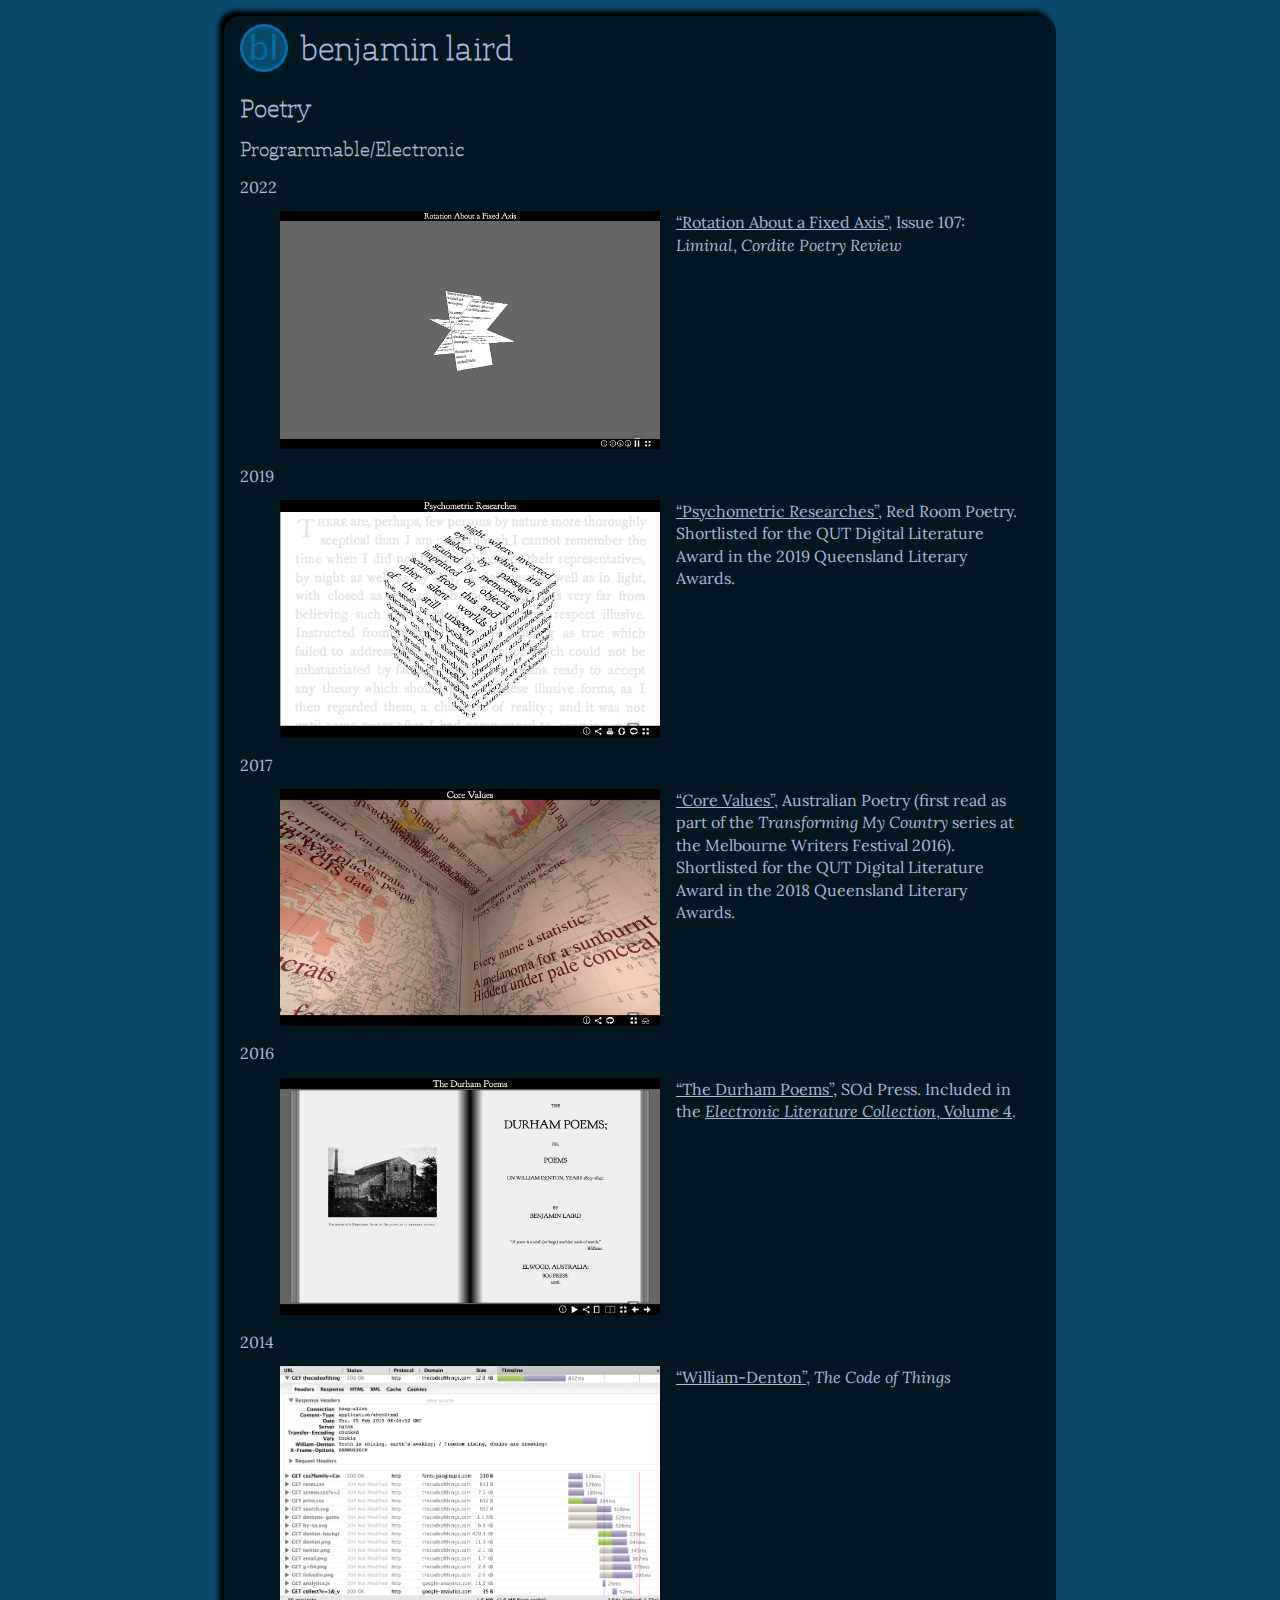
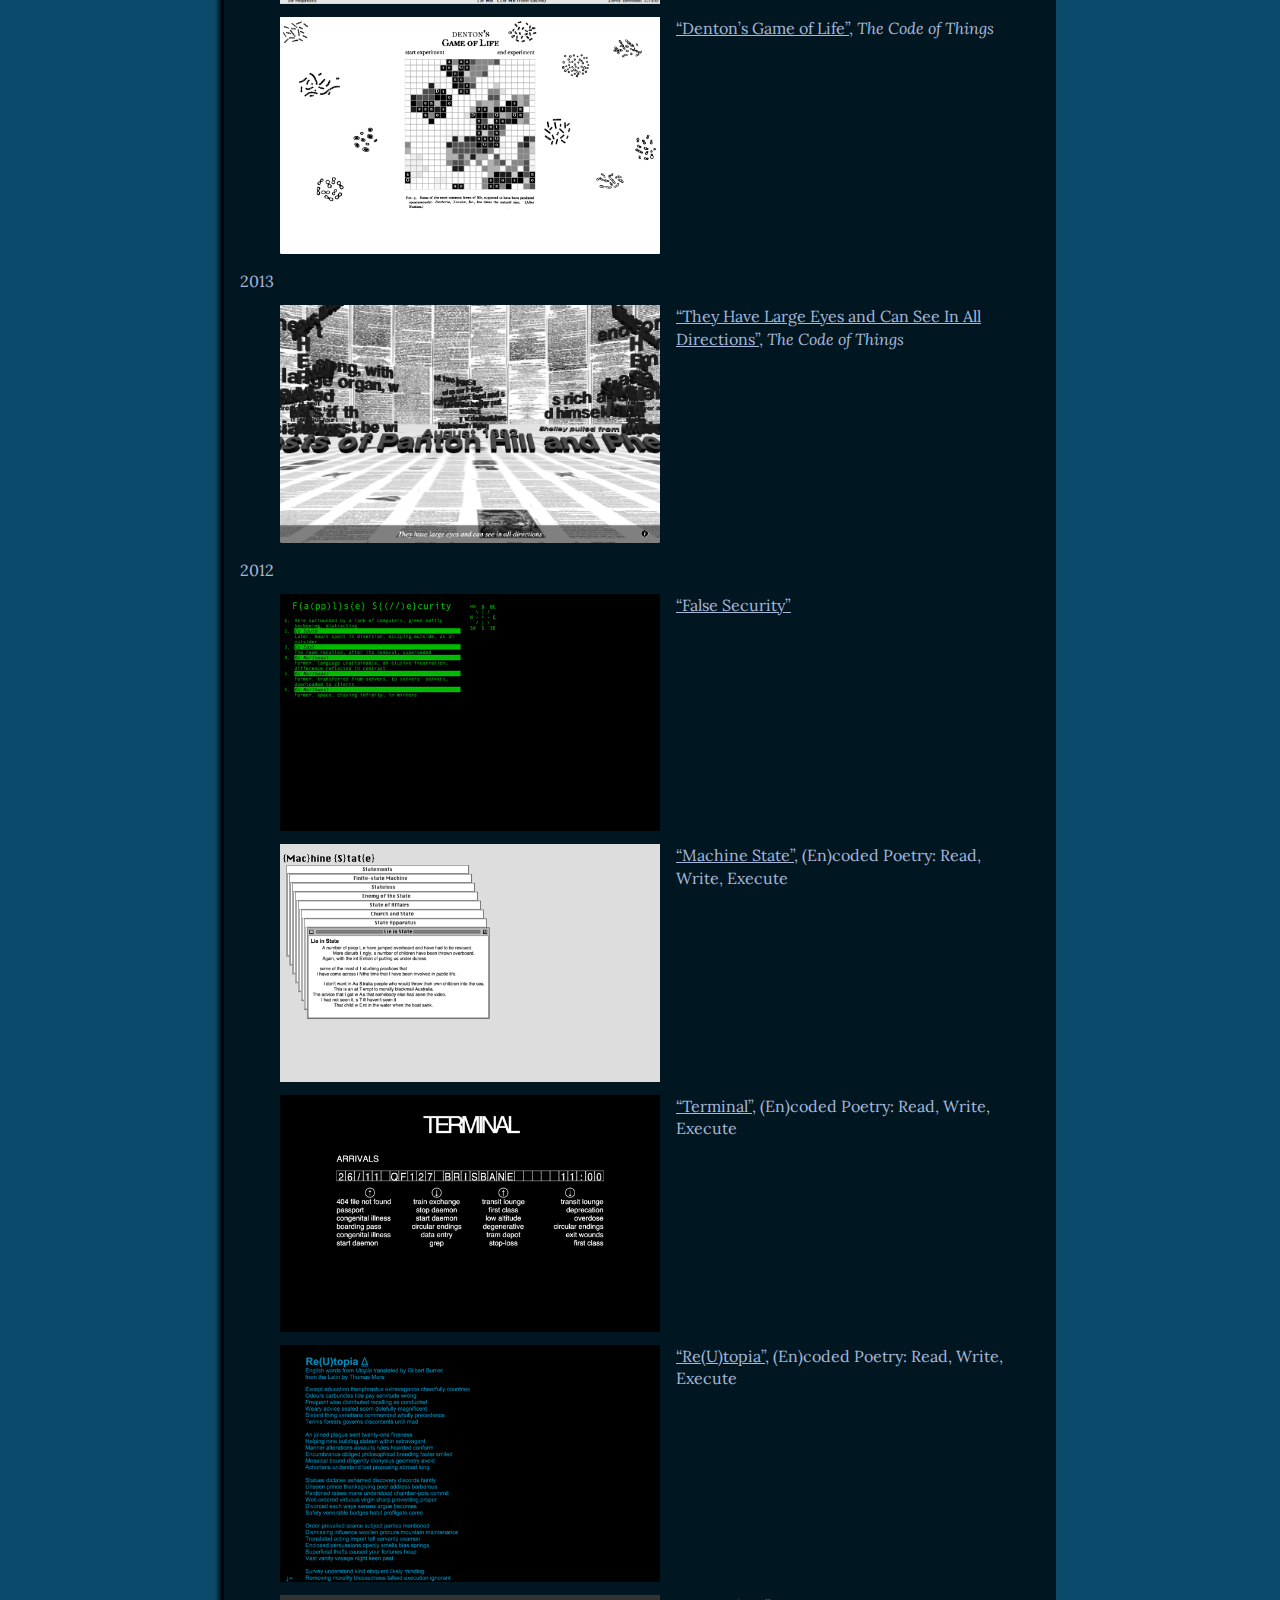
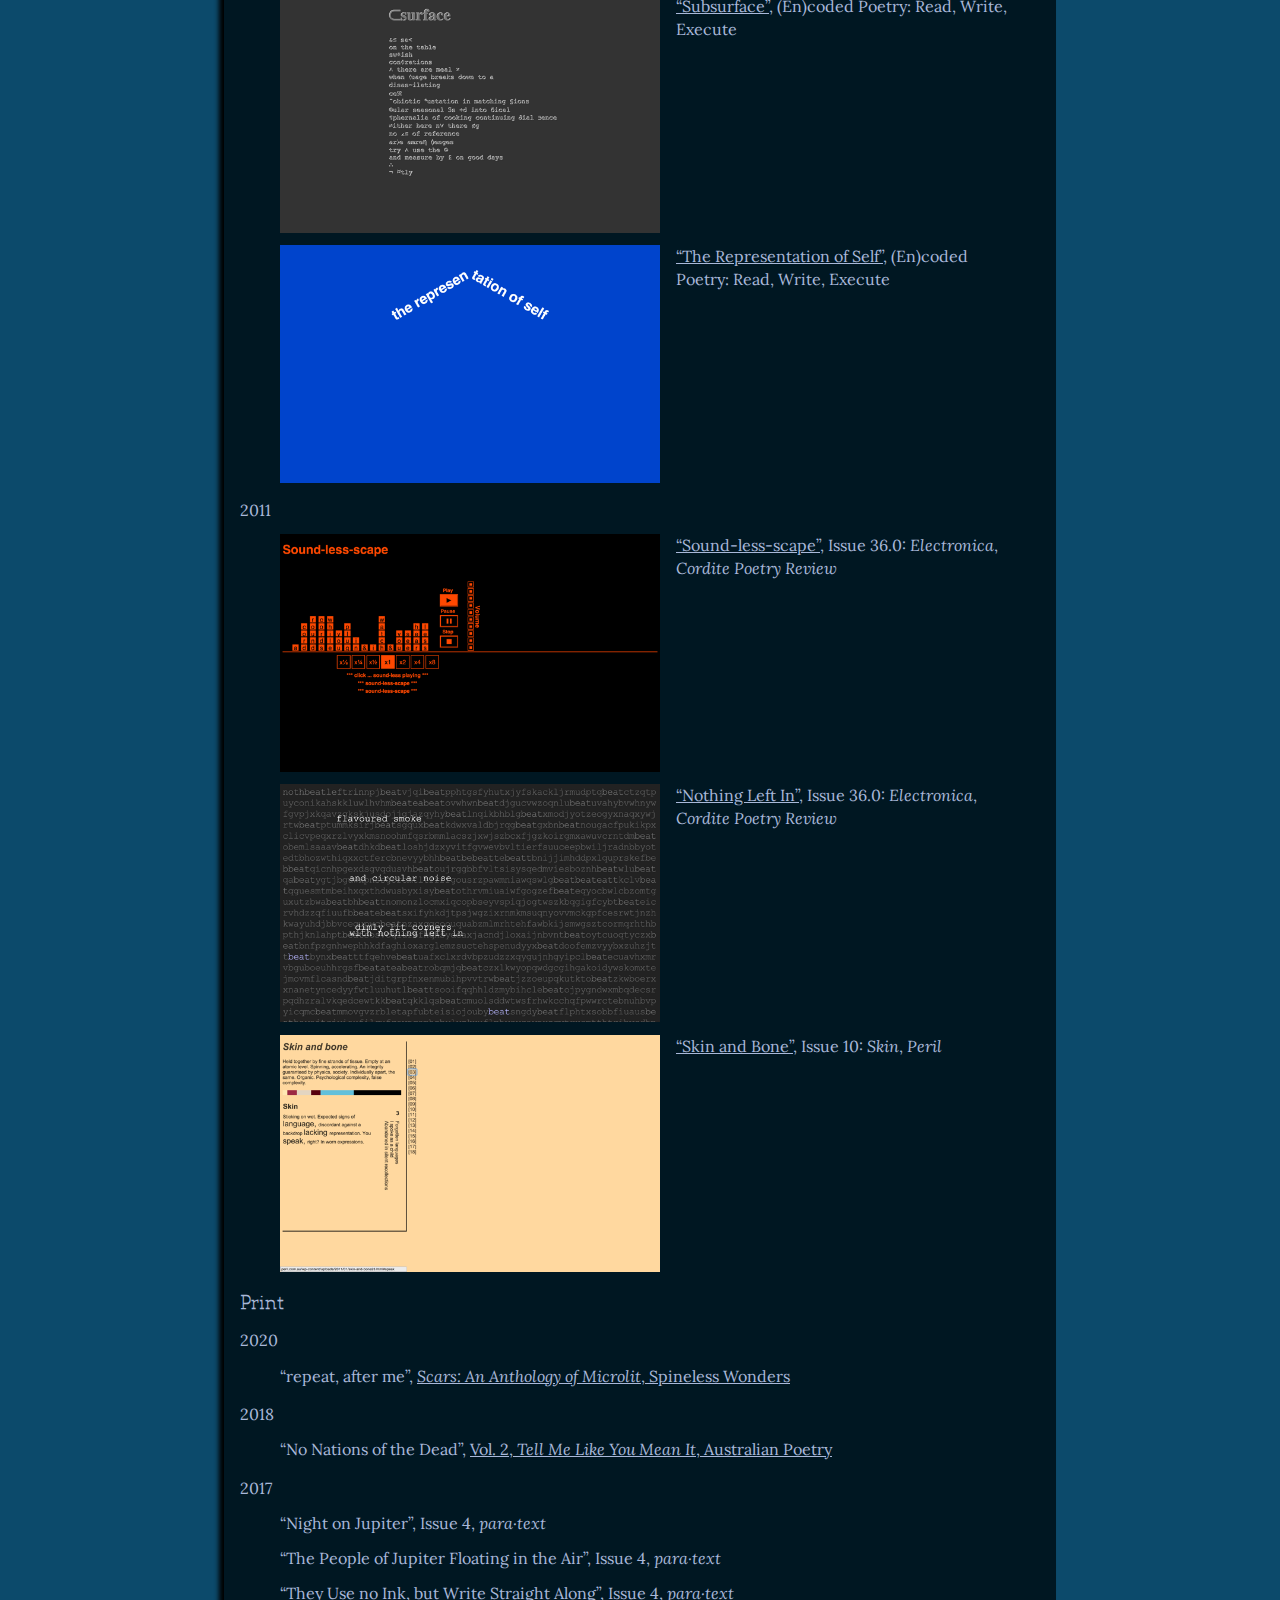
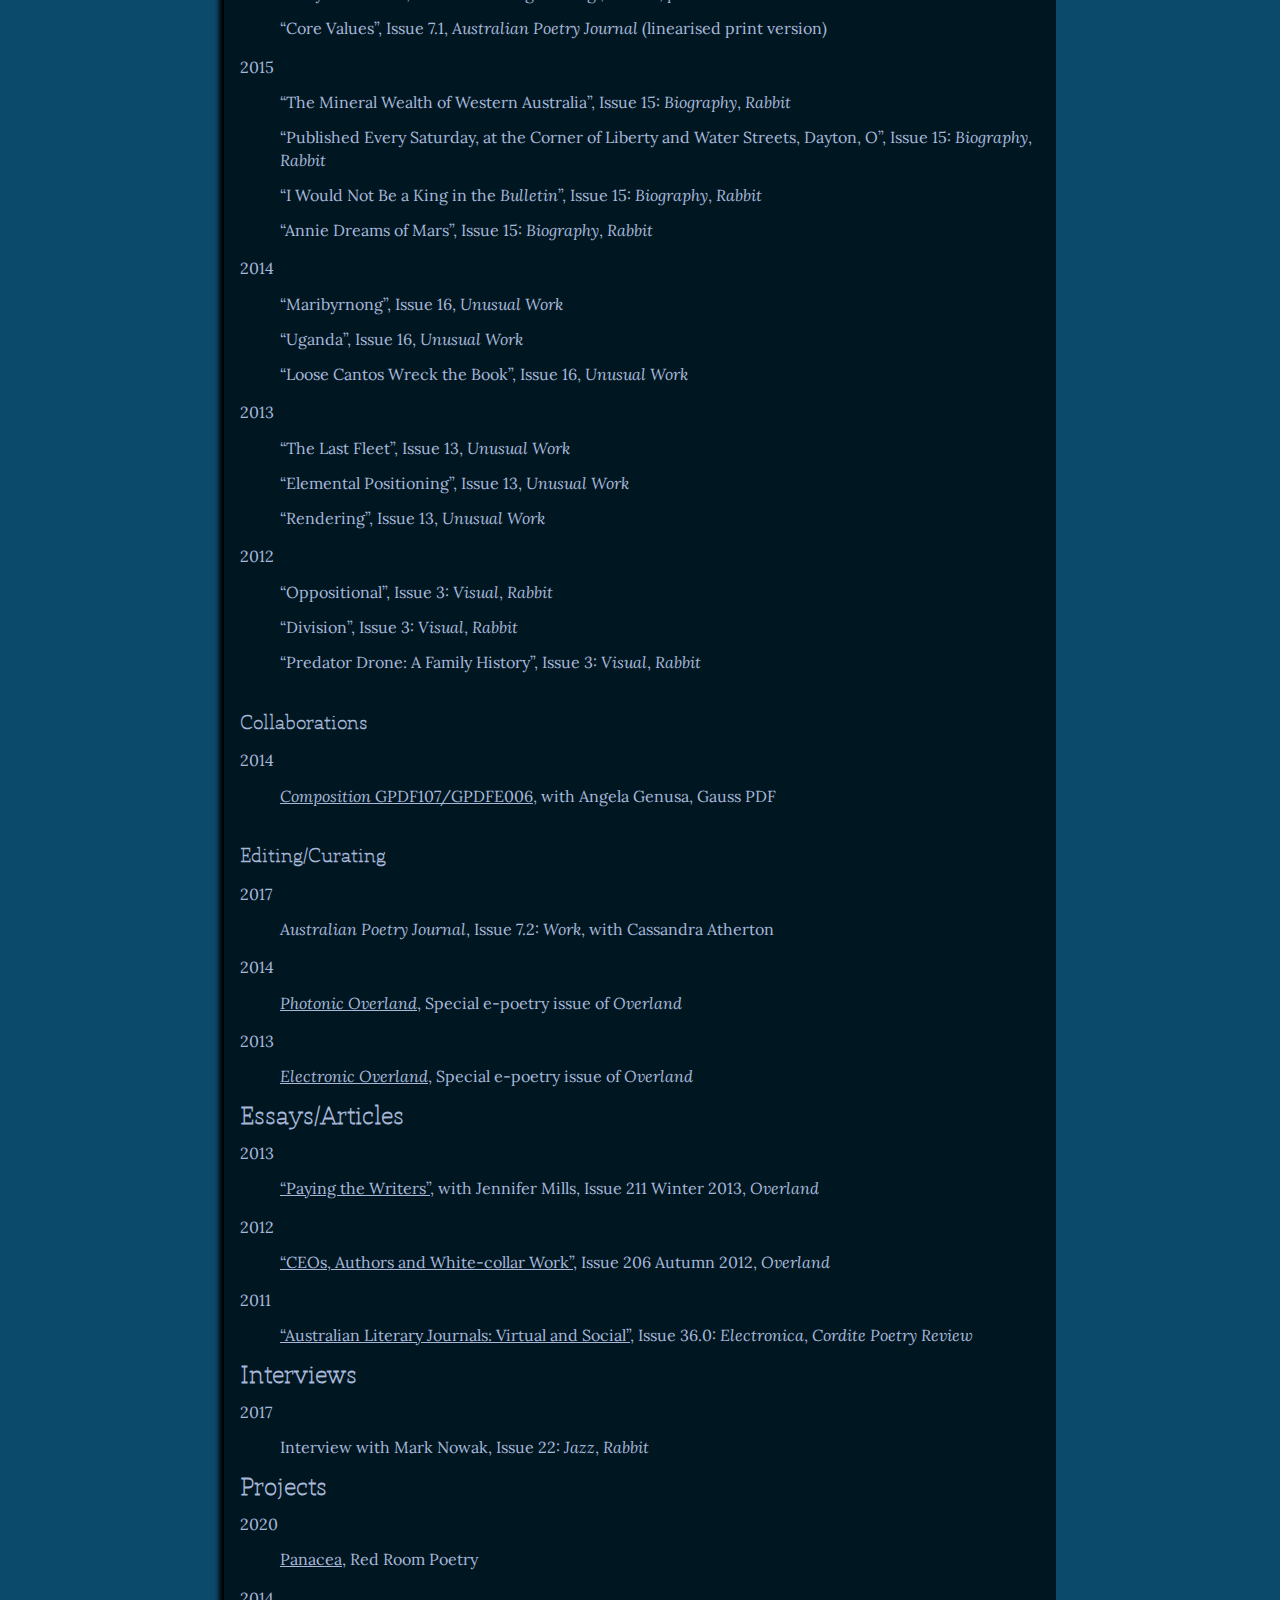
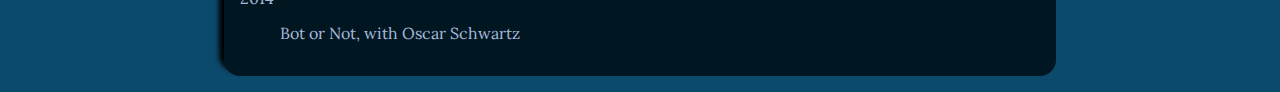
<file: writing-editing-projects/index.html>
<!DOCTYPE html PUBLIC "-//W3C//DTD XHTML+RDFa 1.0//EN"
          "http://www.w3.org/MarkUp/DTD/xhtml-rdfa-1.dtd">
<html
  version="XHTML+RDFa 1.0" xml:lang="en"
  xmlns="http://www.w3.org/1999/xhtml"
  xmlns:dc="http://purl.org/dc/elements/1.1/"
  xmlns:dcterms="http://purl.org/dc/terms/"
  xmlns:geog="http://www.w3.org/2003/01/geo/wgs84_pos#"
  xmlns:bio="http://purl.org/vocab/bio/0.1/"
  xmlns:xsd="http://www.w3.org/2001/XMLSchema#">
<head profile="http://www.w3.org/1999/xhtml/vocab">
  <meta http-equiv="Content-Type" content="text/html; charset=utf-8" />
  <meta property="dc:format" content="text/html"/>
  <title>Writing, Editing and Projects | Benjamin Laird</title>
  <meta property="dc:title" content="Writing, Editing and Projects" />
  <meta property="dc:description" content="Benjamin Laird's writing, editing and projects" />
  <meta property="dc:identifier" content="https://bl.id.au/writing-editing-projects/" />
  <meta property="dc:publisher" content="Benjamin Laird" />
  <meta property="dc:creator" content="Benjamin Laird" />
  <meta property="dcterms:created" datatype="xsd:date" content="2015-11-25 00:00:00" />
  <meta property="dcterms:modified" datatype="xsd:date" content="2025-02-27 09:00:00" />
  <meta name="viewport" content="width=device-width" />
  <meta name="google-site-verification" content="wCRh8iLSchvbuMVngQnkQjg-QVTHa34mrEmKdUZnxG8" />
  <link rel="shortcut icon" href="/favicon.ico" type="image/x-icon" />
  <link href="//fonts.googleapis.com/css?family=Lora" rel="stylesheet" type="text/css" />
  <link rel="stylesheet" href="/media/css/screen.css?v=20250227" type="text/css" media="screen" />
</head>
<body>
  <div id="blidau">
    <h1><a href="/">Benjamin Laird</a></h1>
    <div id="publications">
      <h2>Poetry</h2>
      <h3 id="programmable">Programmable/Electronic</h3>
      <dl>
        <dt>2022</dt>
        <dd class="epoem"><a href="http://cordite.org.au/poetry/liminal/rotation-about-a-fixed-axis/"><img src="/media/images/rotation-about-a-fixed-axis.png" alt="Rotation About a Fixed Axis" /></a><span><a href="http://cordite.org.au/poetry/liminal/rotation-about-a-fixed-axis/"><cite class="poem">Rotation About a Fixed Axis</cite></a>, Issue 107: <cite>Liminal</cite>, <cite>Cordite Poetry Review</cite></span></dd>
        <dt>2019</dt>
        <dd class="epoem"><a href="https://poetry.thecodeofthings.com/psychometric-researches/poetry-object/"><img src="/media/images/psychometric-researches.png" alt="Psychometric Researches" /></a><span><a href="https://poetry.thecodeofthings.com/psychometric-researches/poetry-object/"><cite class="poem">Psychometric Researches</cite></a>, Red Room Poetry. Shortlisted for the QUT Digital Literature Award in the 2019 Queensland Literary Awards.</span></dd>
        <dt>2017</dt>
        <dd class="epoem"><a href="https://poetry.codetext.net/core-values/"><img src="/media/images/core-values.png" alt="Core Values" /></a><span><a href="https://poetry.codetext.net/core-values/"><cite class="poem">Core Values</cite></a>, Australian Poetry (first read as part of the <cite>Transforming My Country</cite> series at the Melbourne Writers Festival 2016). Shortlisted for the QUT Digital Literature Award in the 2018 Queensland Literary Awards.</span></dd>
        <dt>2016</dt>
        <dd class="epoem"><a href="https://poetry.thecodeofthings.com/the-durham-poems/sod/"><img src="/media/images/durham-poems-title-page.png" alt="The Durham Poems" /></a><span><a href="https://poetry.thecodeofthings.com/the-durham-poems/sod/"><cite class="poem">The Durham Poems</cite></a>, SOd Press. Included in the <a href="https://collection.eliterature.org/4/"><cite>Electronic Literature Collection</cite>, Volume 4</a>.</span></dd>
        <dt>2014</dt>
        <dd class="epoem"><a href="https://thecodeofthings.com/poems/william-denton"><img src="/media/images/william-denton-header.png" alt="William-Denton" /></a><span><a href="https://thecodeofthings.com/poems/william-denton"><cite class="poem">William-Denton</cite></a>, <cite>The Code of Things</cite></span></dd>
        <dd class="epoem"><a href="https://thecodeofthings.com/poems/dentons-game-of-life"><img src="/media/images/dentons-game-of-life.png" alt="Denton's Game of Life" /></a><span><a href="https://thecodeofthings.com/poems/dentons-game-of-life"><cite class="poem">Denton’s Game of Life</cite></a>, <cite>The Code of Things</cite></span></dd>
        <dt>2013</dt>
        <dd class="epoem"><a href="https://thecodeofthings.com/poems/they-have-large-eyes"><img src="/media/images/panton-hill.png" alt="They Have Large Eyes and Can See In All Directions" /></a><span><a href="https://thecodeofthings.com/poems/they-have-large-eyes"><cite class="poem">They Have Large Eyes and Can See In All Directions</cite></a>, <cite>The Code of Things</cite></span></dd>
        <dt>2012</dt>
        <dd class="epoem"><a href="https://poetry.codetext.net/false-security.html"><img src="/media/images/false-security.png" alt="False Security" /></a><span><a href="https://poetry.codetext.net/false-security.html"><cite class="poem">False Security</cite></a></span></dd>
        <dd class="epoem"><a href="https://poetry.codetext.net/machine-state.html"><img src="/media/images/machine-state.png" alt="Machine State" /></a><span><a href="https://poetry.codetext.net/machine-state.html"><cite class="poem">Machine State</cite></a>, (En)coded Poetry: Read, Write, Execute</span></dd>
        <dd class="epoem"><a href="https://poetry.codetext.net/terminal.html"><img src="/media/images/terminal.png" alt="Terminal" /></a><span><a href="https://poetry.codetext.net/terminal.html"><cite class="poem">Terminal</cite></a>, (En)coded Poetry: Read, Write, Execute</span></dd>
        <dd class="epoem"><a href="https://poetry.codetext.net/retopia.html"><img src="/media/images/retopia.png" alt="Re(U)topia" /></a><span><a href="https://poetry.codetext.net/retopia.html"><cite class="poem">Re(U)topia</cite></a>, (En)coded Poetry: Read, Write, Execute</span></dd>
        <dd class="epoem"><a href="https://poetry.codetext.net/subsurface.html"><img src="/media/images/subsurface.png" alt="Subsurface" /></a><span><a href="https://poetry.codetext.net/subsurface.html"><cite class="poem">Subsurface</cite></a>, (En)coded Poetry: Read, Write, Execute</span></dd>
        <dd class="epoem"><a href="https://poetry.codetext.net/the-representation-of-self.html"><img src="/media/images/the-representation-of-self.png" alt="The Representation of Self" /></a><span><a href="https://poetry.codetext.net/the-representation-of-self.html"><cite class="poem">The Representation of Self</cite></a>, (En)coded Poetry: Read, Write, Execute</span></dd>
        <dt>2011</dt>
        <dd class="epoem"><a href="http://cordite.org.au/poetry/electronica/sound-less-scape/"><img src="/media/images/sound-less-scape.png" alt="Sound-less-scape" /></a><span><a href="http://cordite.org.au/poetry/electronica/sound-less-scape/"><cite class="poem">Sound-less-scape</cite></a>, Issue 36.0: <cite>Electronica</cite>, <cite>Cordite Poetry Review</cite></span></dd>
        <dd class="epoem"><a href="http://cordite.org.au/poetry/electronica/nothing-left-in/"><img src="/media/images/nothing-left-in.png" alt="Nothing Left In" /></a><span><a href="http://cordite.org.au/poetry/electronica/nothing-left-in/"><cite class="poem">Nothing Left In</cite></a>, Issue 36.0: <cite>Electronica</cite>, <cite>Cordite Poetry Review</cite></span></dd>
        <dd class="epoem"><a href="https://peril.com.au/wp-content/uploads/2011/01/skin-and-bone23.html"><img src="/media/images/skin-and-bone.png" alt="Skin and Bone" /></a><span><a href="https://peril.com.au/wp-content/uploads/2011/01/skin-and-bone23.html"><cite class="poem">Skin and Bone</cite></a>, Issue 10: <cite>Skin</cite>, <cite>Peril</cite></span></dd>
      </dl>
      <h3 id="print">Print</h3>
      <dl>
        <dt>2020</dt>
        <dd><cite class="poem">repeat, after me</cite>, <a href="https://shortaustralianstories.com.au/product/scars/"><cite>Scars: An Anthology of Microlit</cite>, Spineless Wonders</a></dd>
        <dt>2018</dt>
        <dd><cite class="poem">No Nations of the Dead</cite>, <a href="https://www.australianpoetry.org/37963-2/">Vol. 2, <cite>Tell Me Like You Mean It</cite>, Australian Poetry</a></dd>
        <dt>2017</dt>
        <dd><cite class="poem">Night on Jupiter</cite>, Issue 4, <cite>para·text</cite></dd>
        <dd><cite class="poem">The People of Jupiter Floating in the Air</cite>, Issue 4, <cite>para·text</cite></dd>
        <dd><cite class="poem">They Use no Ink, but Write Straight Along</cite>, Issue 4, <cite>para·text</cite></dd>
        <dd><cite class="poem">Core Values</cite>, Issue 7.1, <cite>Australian Poetry Journal</cite> (linearised print version)</dd>
        <dt>2015</dt>
        <dd><cite class="poem">The Mineral Wealth of Western Australia</cite>, Issue 15: <cite>Biography</cite>, <cite>Rabbit</cite></dd>
        <dd><cite class="poem">Published Every Saturday, at the Corner of Liberty and Water Streets, Dayton, O</cite>, Issue 15: <cite>Biography</cite>, <cite>Rabbit</cite></dd>
        <dd><cite class="poem">I Would Not Be a King in the <cite>Bulletin</cite></cite>, Issue 15: <cite>Biography</cite>, <cite>Rabbit</cite></dd>
        <dd><cite class="poem">Annie Dreams of Mars</cite>, Issue 15: <cite>Biography</cite>, <cite>Rabbit</cite></dd>
        <dt>2014</dt>
        <dd><cite class="poem">Maribyrnong</cite>, Issue 16, <cite>Unusual Work</cite></dd>
        <dd><cite class="poem">Uganda</cite>, Issue 16, <cite>Unusual Work</cite></dd>
        <dd><cite class="poem">Loose Cantos Wreck the Book</cite>, Issue 16, <cite>Unusual Work</cite></dd>
        <dt>2013</dt>
        <dd><cite class="poem">The Last Fleet</cite>, Issue 13, <cite>Unusual Work</cite></dd>
        <dd><cite class="poem">Elemental Positioning</cite>, Issue 13, <cite>Unusual Work</cite></dd>
        <dd><cite class="poem">Rendering</cite>, Issue 13, <cite>Unusual Work</cite></dd>
        <dt>2012</dt>
        <dd><cite class="poem">Oppositional</cite>, Issue 3: <cite>Visual</cite>, <cite>Rabbit</cite></dd>
        <dd><cite class="poem">Division</cite>, Issue 3: <cite>Visual</cite>, <cite>Rabbit</cite></dd>
        <dd><cite class="poem">Predator Drone: A Family History</cite>, Issue 3: <cite>Visual</cite>, <cite>Rabbit</cite></dd>
      </dl>
      <h3 id="collaborations">Collaborations</h3>
      <dl>
          <dt>2014</dt>
          <dd><a href="http://www.gauss-pdf.com/post/81301789729/gpdf107gpdfe006-angela-genusa-benjamin-laird"><cite>Composition</cite> GPDF107/GPDFE006</a>, with Angela Genusa, Gauss PDF</dd>
      </dl>
      <h3 id="editing">Editing/Curating</h3>
      <dl>
        <dt>2017</dt>
        <dd><cite>Australian Poetry Journal</cite>, Issue 7.2: <cite>Work</cite>, with Cassandra Atherton</dd>
        <dt>2014</dt>
        <dd><a href="https://overland.org.au/previous-issues/photonic-overland"><cite>Photonic Overland</cite></a>, Special e-poetry issue of <cite>Overland</cite></dd>
        <dt>2013</dt>
        <dd><a href="https://overland.org.au/previous-issues/electronic-overland"><cite>Electronic Overland</cite></a>, Special e-poetry issue of <cite>Overland</cite></dd>
      </dl>
      <h2>Essays/Articles</h2>
      <dl>
        <dt>2013</dt>
        <dd><a href="https://overland.org.au/previous-issues/issue-211/feature-jennifer-mills-and-benjamin-laird/"><cite class="essay">Paying the Writers</cite></a>, with Jennifer Mills,  Issue 211 Winter 2013, <cite>Overland</cite></dd>
        <dt>2012</dt>
        <dd><a href="https://overland.org.au/previous-issues/issue-206/feature-benjamin-laird/"><cite class="essay">CEOs, Authors and White-collar Work</cite></a>, Issue 206 Autumn 2012, <cite>Overland</cite></dd>
        <dt>2011</dt>
        <dd><a href="http://cordite.org.au/essays/australian-literary-journals-virtual-and-social/"><cite class="essay">Australian Literary Journals: Virtual and Social</cite></a>, Issue 36.0: <cite>Electronica</cite>, <cite>Cordite Poetry Review</cite></dd>
      </dl>
      <h2>Interviews</h2>
      <dl>
        <dt>2017</dt>
        <dd>Interview with Mark Nowak, Issue 22: <cite>Jazz</cite>, <cite>Rabbit</cite></dd>
      </dl>
      <h2>Projects</h2>
      <dl>
        <dt>2020</dt>
        <dd><a href="https://panacea.redroomcompany.org/">Panacea</a>, Red Room Poetry</dd>
        <dt>2014</dt>
        <dd>Bot or Not, with Oscar Schwartz</dd>
      </dl>
    </div>
  </div>
</body>
</html>
</file>
<file: media/css/screen.css>
@font-face {
    font-family: 'StMarieThin';
    src: url('/media/fonts/StMarie-Thin-webfont.eot');
    src: url('/media/fonts/StMarie-Thin-webfont.eot?#iefix') format('embedded-opentype'),
         url('/media/fonts/StMarie-Thin-webfont.woff') format('woff'),
         url('/media/fonts/StMarie-Thin-webfont.ttf') format('truetype'),
         url('/media/fonts/StMarie-Thin-webfont.svg#StMarieThin') format('svg');
    font-weight: normal;
    font-style: normal;

}
body {
	font-family: 'Lora', serif;
	font-size:100%;
	font-weight:normal;		
	background: #0C4A6B;
	padding:0px;
	margin:0px;	
}
h1, h2, h3 {
	font-family: 'StMarieThin', Georgia, "Times New Roman", serif;	
	font-weight:bold;	
}
h1 {
	padding:0.4em 0px 0.5em 60px;
	text-transform:lowercase;
	margin-top:0px;
	background: url('/media/images/bl.png') no-repeat;
}
h2 {
	margin-top:0.3em;	
}
ul {
	padding:0px;
	margin:0px;		
	list-style-type:none;
}
li {
	padding:0px;
	margin:0px;			
}
img {
	-moz-border-radius: 10px;
	-webkit-border-radius: 10px;	
	-ms-border-radius: 10px;	
	-o-border-radius: 10px;		
	border-radius: 10px;
}
#publications img {
	-moz-border-radius: 0;
	-webkit-border-radius: 0;	
	-ms-border-radius: 0;	
	-o-border-radius: 0;		
	border-radius: 0;
	width:50%; 
	height:auto;
	vertical-align:top;
	float:left;
}
#publications h2, #publications h3 {
	clear:left;
}
#publications h2 {
	padding-bottom: 0;
	margin-bottom: 0;
}
#publications h3 {
	padding: 1em 0 0 0;
	margin-bottom: 0;
}
#publications h3#programmable {
	padding: 0;
}
#publications dl {
	margin-top: 0;
	padding-top: 0;
}
#publications dt {
	clear:left;
	padding-top: 1em;
}
#publications dd {
	padding-top: 0.8em;
	clear:left;
}
.epoem span {
	padding-left: 1em;
	float:left;
	width: 45%;
}

a:link { 
	color:#A9B8D9;
}
a:visited {
	color:#D99FC9;
}
a:focus, a:hover, a:active {
	text-decoration:none;
}
h1 :link, h1 a:visited {
	color:#A9B8D9;
	text-decoration: none;
}

cite.essay,
cite.poem {
	font-style: normal;
}
cite.essay::before,
cite.poem::before {
	content:"“";
}
cite.essay::after,
cite.poem::after {
	content:"”";
}

li a {
	padding:3px 0px 3px 30px;	
	background-repeat: no-repeat;
	display:inline-block;
	background-position: 6px 6px;
}
sup {
	line-height:80%;	
}
#blidau {
	width:50em;
	-moz-border-radius: 1em;
	-webkit-border-radius: 1em;
	-o-border-radius: 1em;
	-ms-border-radius: 1em;				
	border-radius: 1em;	
	line-height:1.4em;		
	background-color: #001722;
	color:#A9B8D9;
	-moz-box-shadow: -5px -5px 5px #000;
	-webkit-box-shadow: -5px -5px 5px #000;
	-ms-box-shadow: -5px -5px 5px #000;
	-o-box-shadow: -5px -5px 5px #000;	
	box-shadow: -5px -5px 5px #000;
	margin: 1em auto;
	padding:0.5em 1em 1em 1em;
	position:relative;
}
::selection,
::-moz-selection {
	color:#001722;
	background-color: #A9B8D9;
}
#error #blidau {
		width:24em;
	}
.section {
	width:22em;
	padding:0em 1em;
}
#about {
	float:left;
}
#interests {
	float:right;
}
#image {
	float:right;
}
#elsewhere {
	float:right;
	clear:right;
}
#twitter {
	background-image: url('/media/images/twitter.png');	
	background-size: 1em;
}
#x {
	background-image: url('/media/images/logo-white.png');	
	background-size: 1em;	
}
#identica {
	background-image: url('/media/images/identica.png');	
}
#linkedin {
	background-image: url('/media/images/linkedin.png');
	background-size: 1em;
}
#goodreads {
	background-image: url('/media/images/goodreads.png');
}
#github {
	background-image: url('/media/images/github.png');
	background-size: 1em;
}
#footer {
	font-size:80%;
	text-align:center;
	clear:both;
}
@media screen and (max-device-width: 768px) {
	#blidau {
		width:44em;
	}
	#about {
		width:16em;
	}
	#contact {
		width:16em;
	}
	.epoem span {
		padding: 0.5em 0 0 0;
		float:none;
		display: block;
		width:100%;
	}
	#publications img {
		float: none;
		display:block;
		width:100%;
	}
	#publications dd {
		margin-left: 0;
	}
}

@media screen and (max-width: 750px), screen and (max-device-width: 480px) {
	#blidau {
		width:24em;
	}
	#about {
		width:22em;
}
	#contact {
		width:22em;
	}
	.epoem span {
		padding: 0.5em 0 0 0;
		float:none;
		display: block;
		width:100%;
	}
	#publications img {
		float: none;
		display:block;
		width:100%;
	}
	#publications dd {
		margin-left: 0;
	}
	
}
</file>
